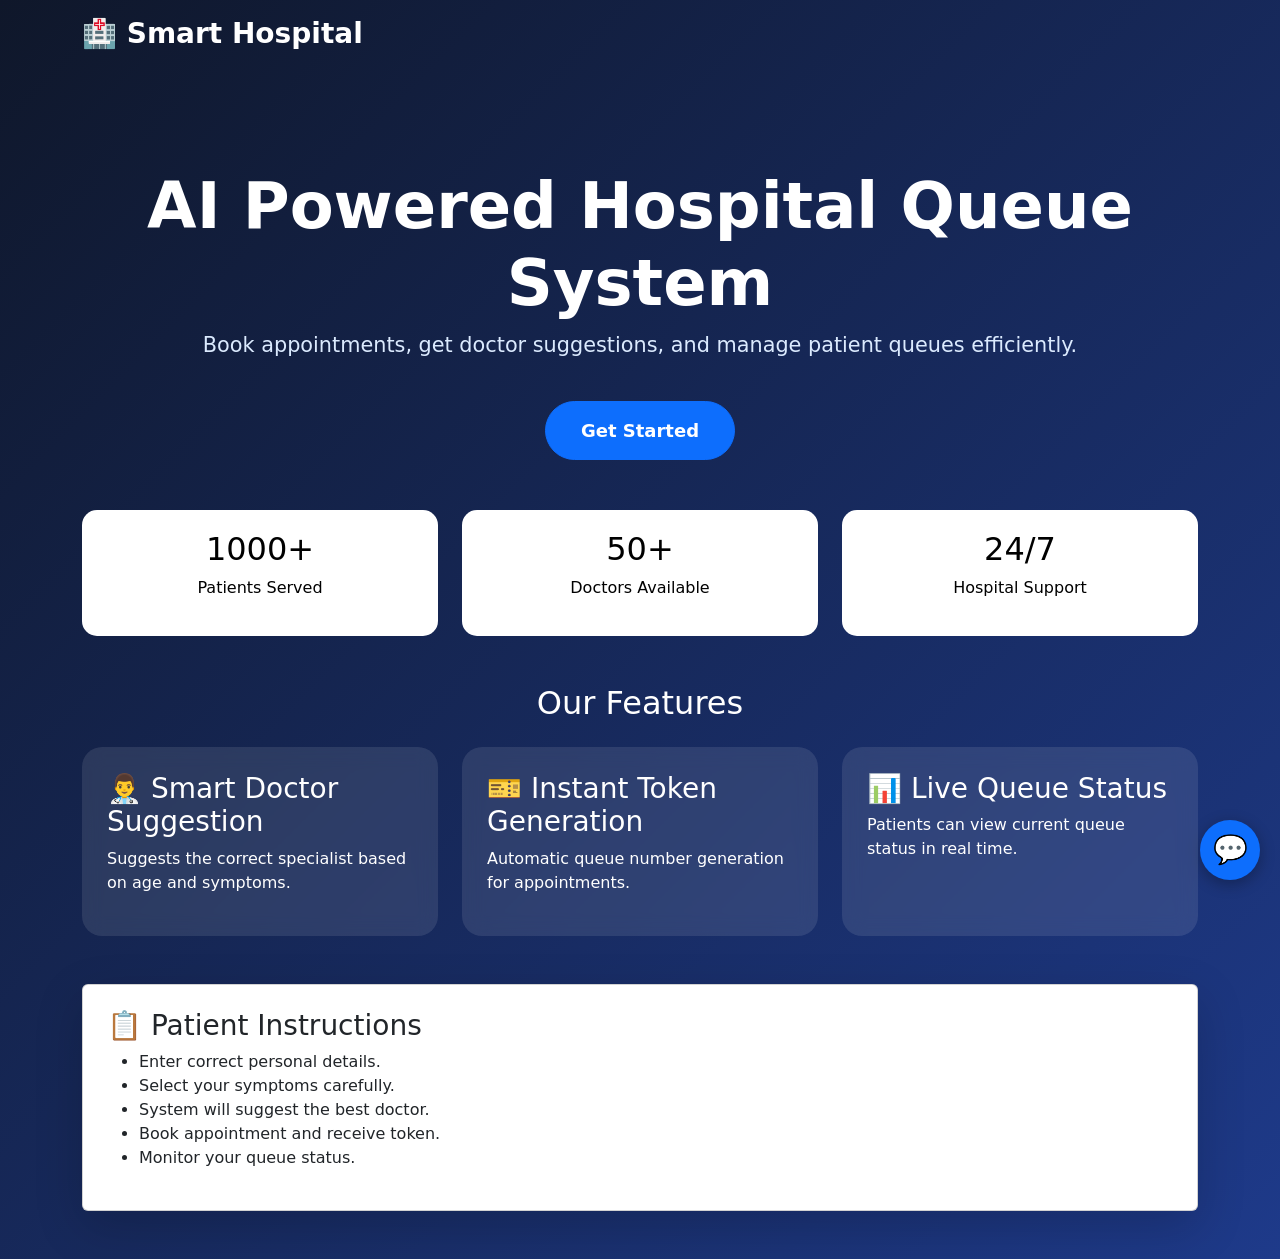
<file: templates/index.html>
<!DOCTYPE html>
<html lang="en">
<head>
<meta charset="UTF-8">
<meta name="viewport" content="width=device-width, initial-scale=1">

<title>Smart Hospital Queue System</title>


<link href="https://cdn.jsdelivr.net/npm/bootstrap@5.3.3/dist/css/bootstrap.min.css" rel="stylesheet">
<a href="/chatbot" class="chat-btn">💬</a>


<style>
    .chat-btn{
    position:fixed;
    bottom:20px;
    right:20px;
    width:60px;
    height:60px;
    background:#0D6EFD;
    color:white;
    text-decoration:none;
    border-radius:50%;
    display:flex;
    align-items:center;
    justify-content:center;
    font-size:28px;
    box-shadow:0 4px 15px rgba(0,0,0,0.3);
}
body{
    background: linear-gradient(135deg,#0f172a,#1e3a8a);
    min-height:100vh;
    color:white;
}

.hero{
    padding-top:100px;
    text-align:center;
}

.hero h1{
    font-size:4rem;
    font-weight:bold;
}

.hero p{
    font-size:1.3rem;
    color:#dbeafe;
}

.feature-card{
    background:rgba(255,255,255,0.1);
    backdrop-filter:blur(10px);
    border-radius:20px;
    padding:25px;
    transition:0.4s;
    height:100%;
}

.feature-card:hover{
    transform:translateY(-10px);
}

.btn-custom{
    padding:15px 35px;
    border-radius:30px;
    font-size:18px;
    font-weight:bold;
}

.stats{
    margin-top:50px;
}

.stat-box{
    background:white;
    color:black;
    border-radius:15px;
    padding:20px;
    text-align:center;
}
</style>

</head>
<body>

<nav class="navbar navbar-expand-lg navbar-dark">
<div class="container">

<a class="navbar-brand fw-bold fs-3">
🏥 Smart Hospital
</a>

</div>
</nav>

<div class="container hero">

<h1>AI Powered Hospital Queue System</h1>

<p>
Book appointments, get doctor suggestions,
and manage patient queues efficiently.
</p>

<br>

<a href="/register"
class="btn btn-primary btn-custom">
Get Started
</a>

</div>

<div class="container stats">

<div class="row">

<div class="col-md-4">
<div class="stat-box">
<h2>1000+</h2>
<p>Patients Served</p>
</div>
</div>

<div class="col-md-4">
<div class="stat-box">
<h2>50+</h2>
<p>Doctors Available</p>
</div>
</div>

<div class="col-md-4">
<div class="stat-box">
<h2>24/7</h2>
<p>Hospital Support</p>
</div>
</div>

</div>

</div>

<div class="container mt-5">

<h2 class="text-center mb-4">
Our Features
</h2>

<div class="row g-4">

<div class="col-md-4">
<div class="feature-card">

<h3>👨‍⚕️ Smart Doctor Suggestion</h3>

<p>
Suggests the correct specialist based on
age and symptoms.
</p>

</div>
</div>

<div class="col-md-4">
<div class="feature-card">

<h3>🎫 Instant Token Generation</h3>

<p>
Automatic queue number generation
for appointments.
</p>

</div>
</div>

<div class="col-md-4">
<div class="feature-card">

<h3>📊 Live Queue Status</h3>

<p>
Patients can view current queue status
in real time.
</p>

</div>
</div>

</div>

</div>

<div class="container mt-5 mb-5">

<div class="card p-4 shadow-lg">

<h3 class="text-dark">
📋 Patient Instructions
</h3>

<ul class="text-dark">

<li>Enter correct personal details.</li>

<li>Select your symptoms carefully.</li>

<li>System will suggest the best doctor.</li>

<li>Book appointment and receive token.</li>

<li>Monitor your queue status.</li>

</ul>

</div>

</div>

</body>
</html>
</file>
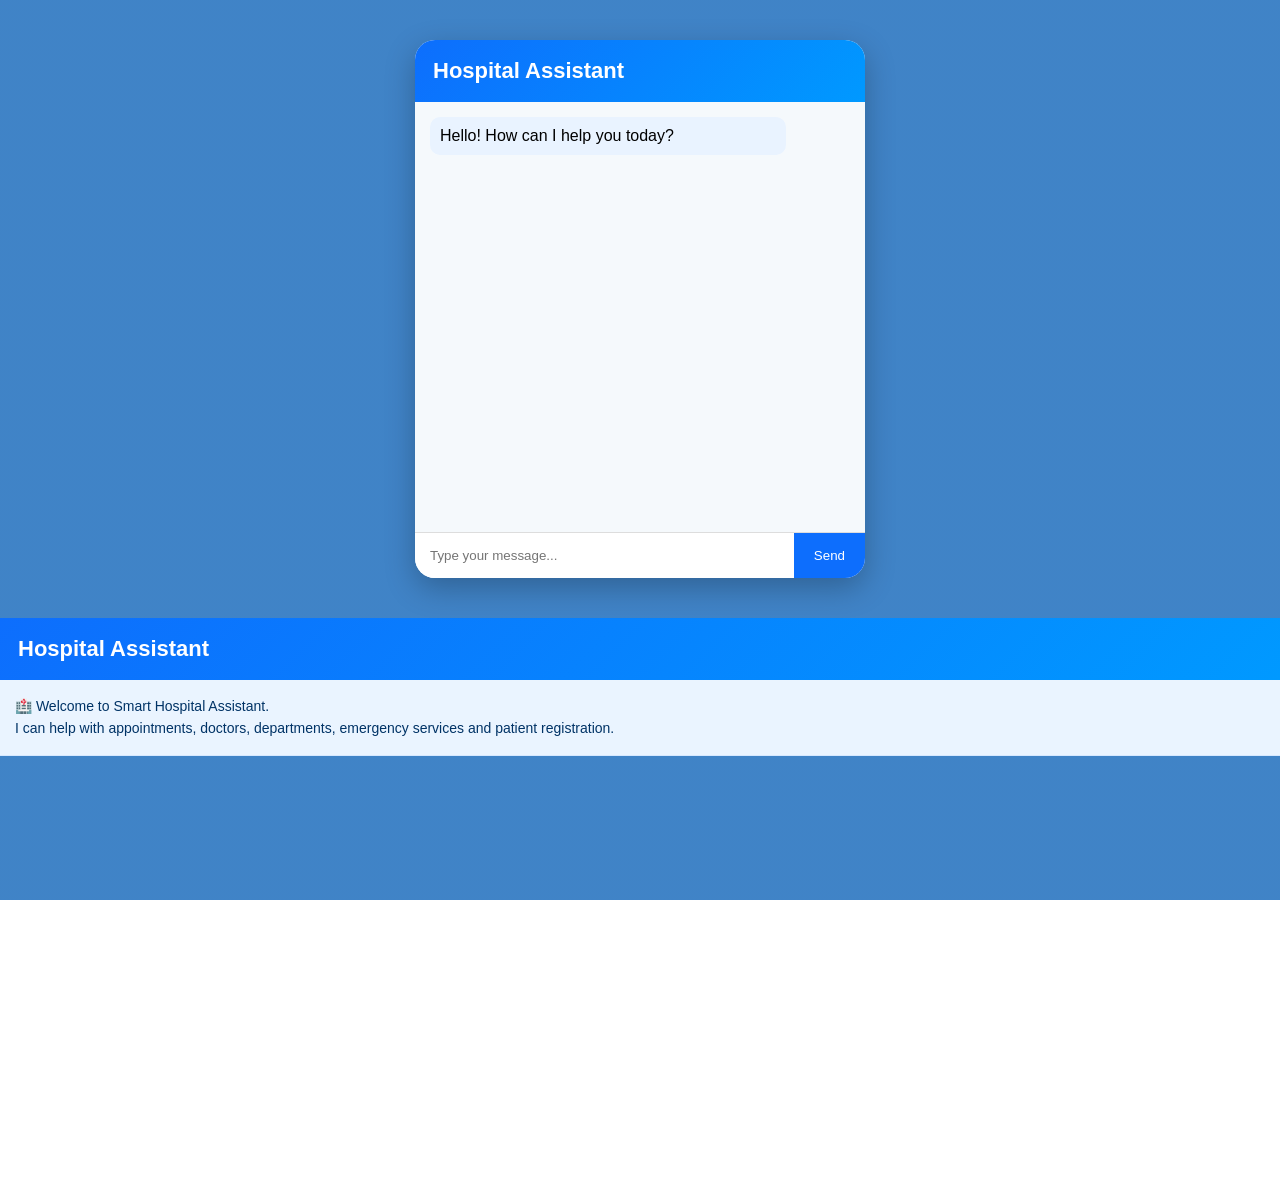
<file: templates/chatbot.html>
<!DOCTYPE html>
<html lang="en">
<head>
<meta charset="UTF-8">
<meta name="viewport" content="width=device-width, initial-scale=1.0">
<title>Hospital Chatbot</title>

<style>
body{
    margin:0;
    font-family:Arial,sans-serif;

    background-image:
    linear-gradient(rgba(0,90,180,0.75),
    rgba(0,90,180,0.75)),
    url("https://images.unsplash.com/photo-1519494026892-80bbd2d6fd0d");

    background-size:cover;
    background-position:center;
    background-attachment:fixed;
}

.chat-container{
    width:450px;
    max-width:90%;
    margin:40px auto;

    background:rgba(255,255,255,0.95);
    backdrop-filter:blur(10px);

    border-radius:20px;
    overflow:hidden;

    box-shadow:0 10px 30px rgba(0,0,0,0.25);
}

.chat-header{
    background:linear-gradient(135deg,#0D6EFD,#0099ff);
    color:white;
    padding:18px;
    font-size:22px;
    font-weight:bold;
}

.chat-box{
    height:400px;
    padding:15px;
    overflow-y:auto;
}

.bot-message{
    background:#e9f3ff;
    padding:10px;
    border-radius:10px;
    margin-bottom:10px;
    width:80%;
}

.user-message{
    background:#0D6EFD;
    color:white;
    padding:10px;
    border-radius:10px;
    margin-left:auto;
    margin-bottom:10px;
    width:80%;
}

.chat-input{
    display:flex;
    border-top:1px solid #ddd;
}

.chat-input input{
    flex:1;
    border:none;
    padding:15px;
    outline:none;
}

.chat-input button{
    background:#0D6EFD;
    color:white;
    border:none;
    padding:15px 20px;
    cursor:pointer;
}
.welcome-box{
    background:#eaf4ff;
    color:#003366;
    padding:15px;
    font-size:14px;
    border-bottom:1px solid #d6e8ff;
    line-height:1.6;
}
</style>
</head>

<body>

<div class="chat-container">
    <div class="chat-header">
        Hospital Assistant
    </div>

    <div class="chat-box" id="chatBox">
        <div class="bot-message">
            Hello! How can I help you today?
        </div>
    </div>

    <div class="chat-input">
        <input type="text" id="userInput" placeholder="Type your message...">
        <button onclick="sendMessage()">Send</button>
    </div>
</div>
<div class="chat-header">
    Hospital Assistant
</div>

<div class="welcome-box">
    🏥 Welcome to Smart Hospital Assistant.<br>
    I can help with appointments, doctors, departments,
    emergency services and patient registration.
</div>

<div class="chat-box" id="chatBox">
</div>
    

       

        

</div>
</div>

<script>
    async function sendMessage() {

    let input = document.getElementById("userInput");
    let message = input.value.trim();

    if(message === "") return;

    let chatBox = document.getElementById("chatBox");

    // Show user message
    chatBox.innerHTML += `
        <div class="user-message">${message}</div>
    `;

    input.value = "";

    // Send to Flask
    const response = await fetch("/ask", {
        method: "POST",
        headers: {
            "Content-Type": "application/json"
        },
        body: JSON.stringify({
            message: message
        })
    });

    const data = await response.json();

    // Show Gemini reply
    chatBox.innerHTML += `
        <div class="bot-message">${data.reply}</div>
    `;

    chatBox.scrollTop = chatBox.scrollHeight;
}


</script>

</body>
</html>
</file>
